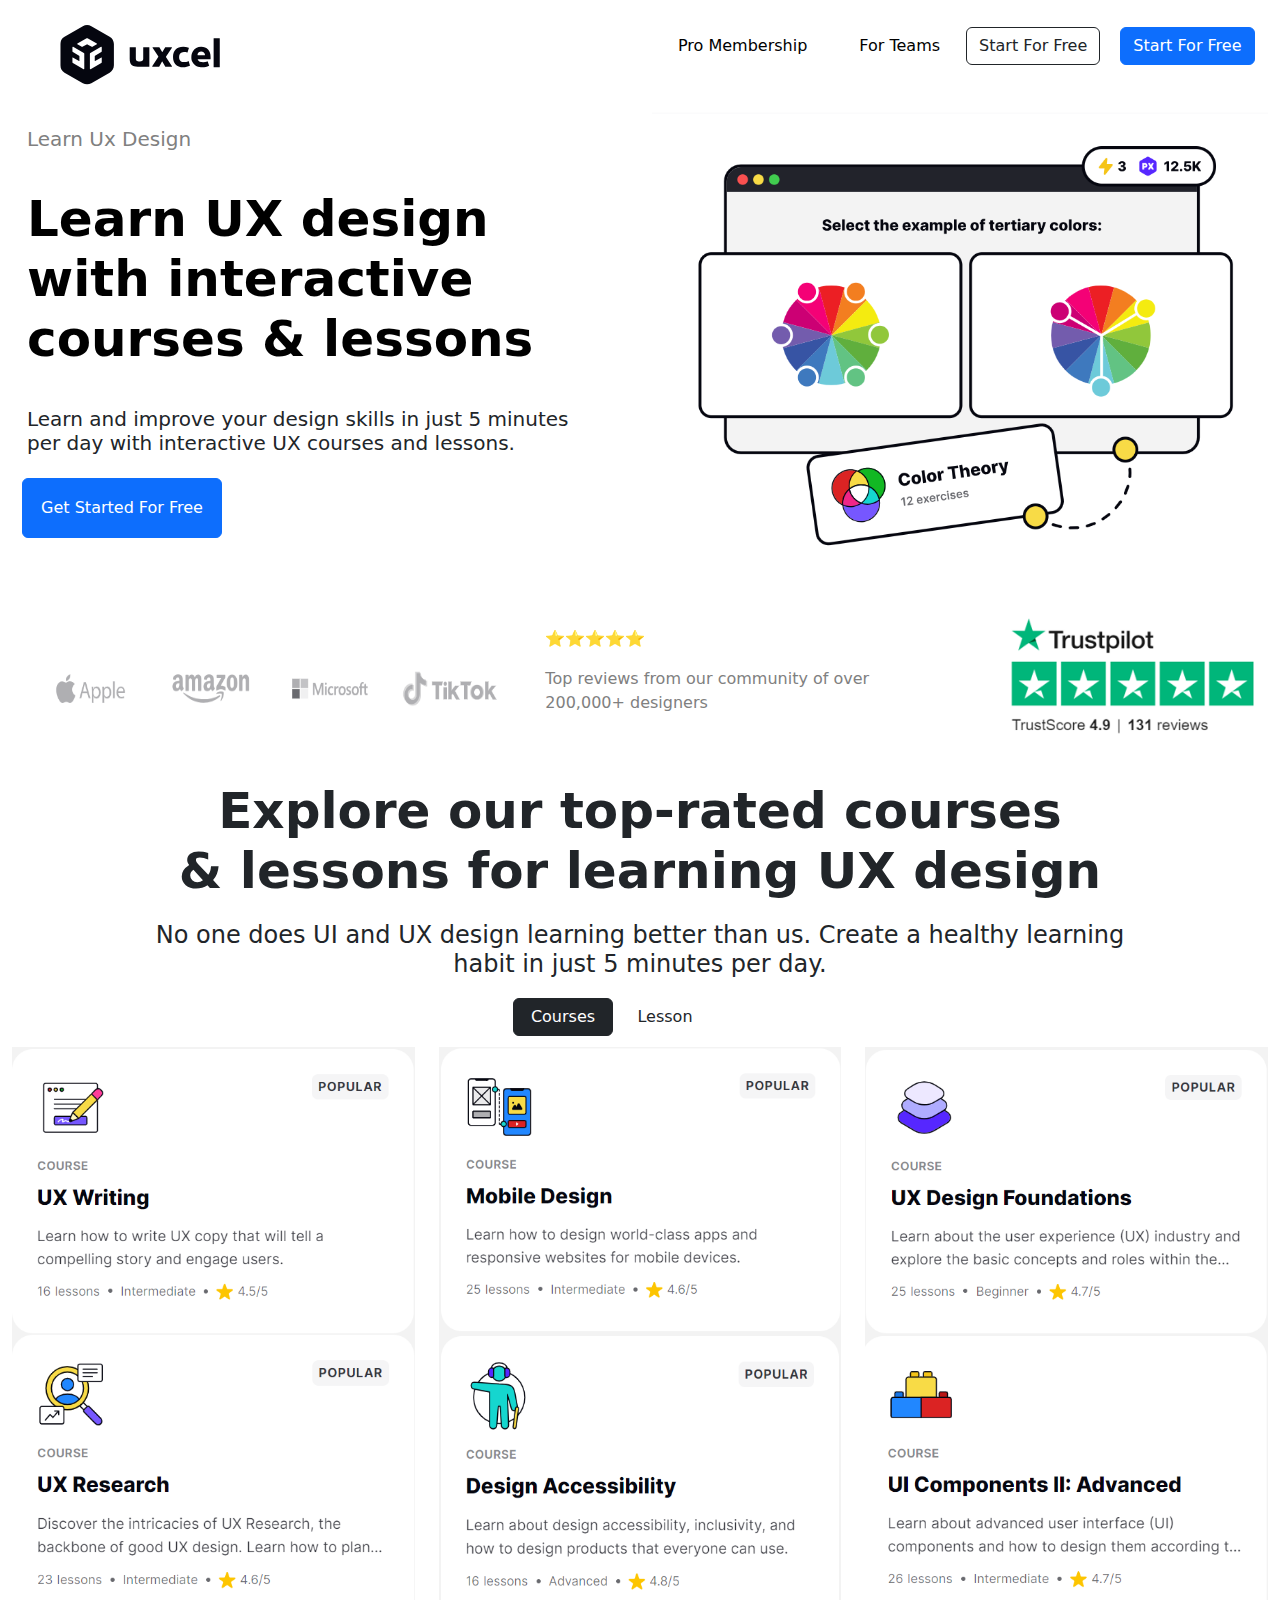
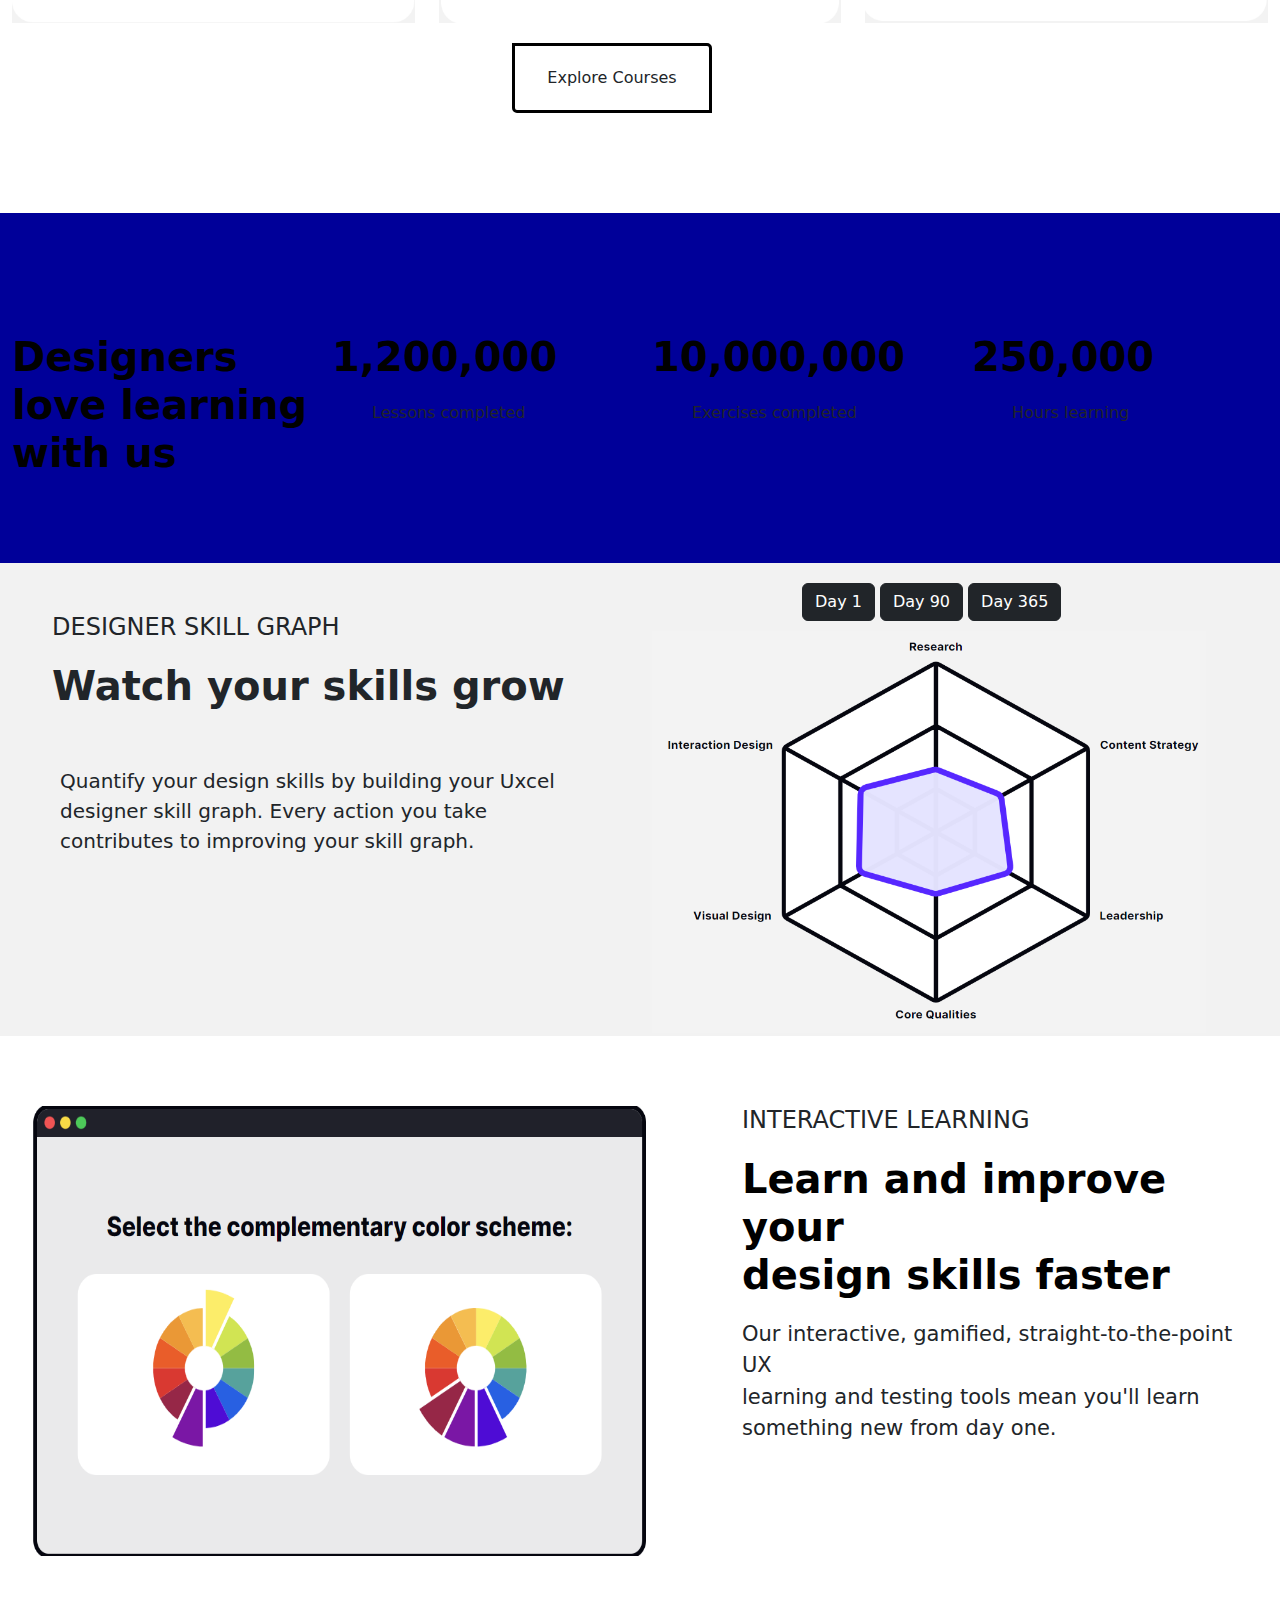
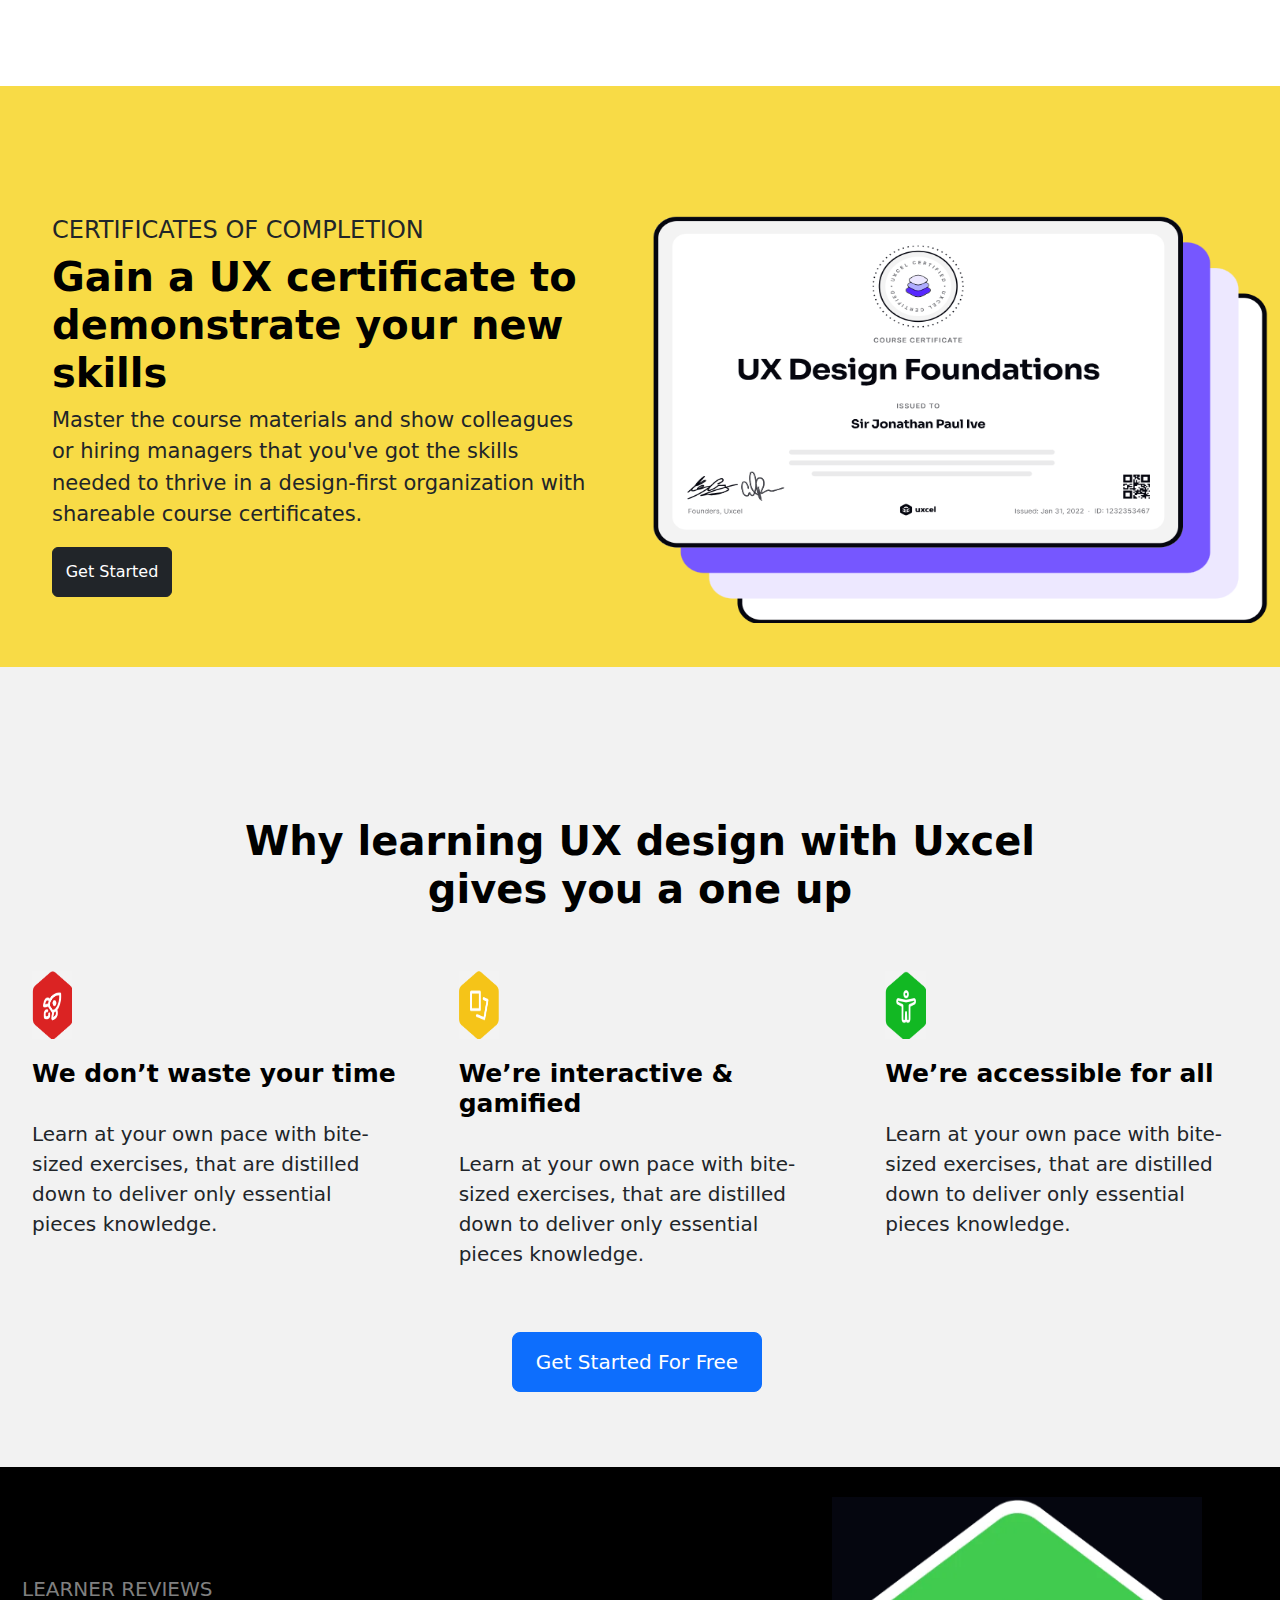
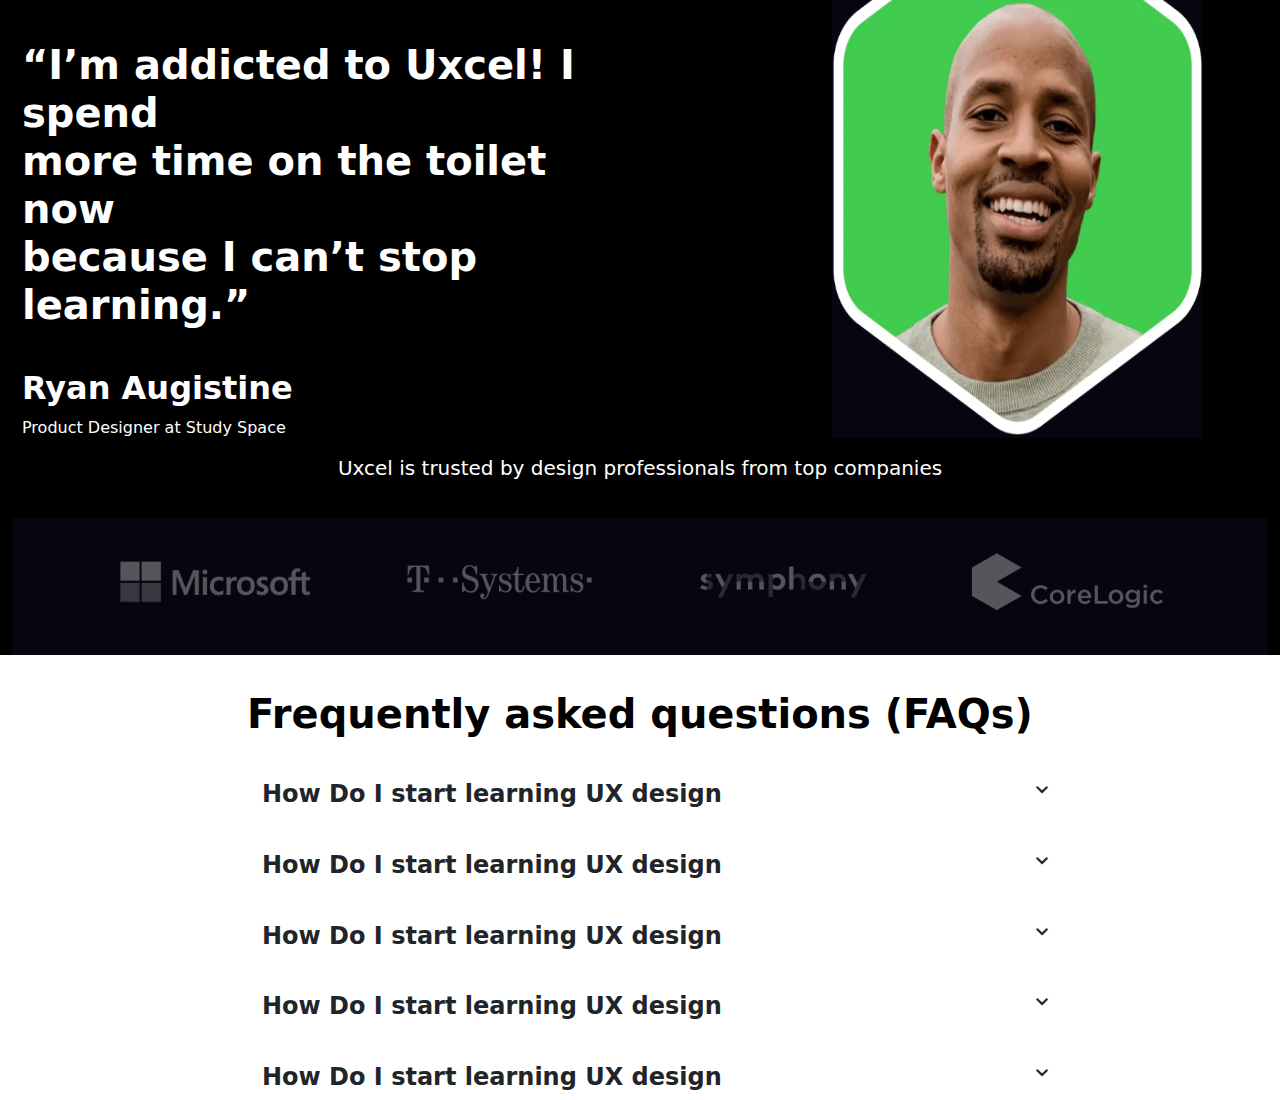
<file: uxcel/index.html>
<!DOCTYPE html>
<html lang="en">
<head>
    <meta charset="UTF-8">
    <meta name="viewport" content="width=device-width, initial-scale=1.0">
    <title>Uxcel</title>
    <link rel="stylesheet" href="css/style.css">
    <link href="https://cdn.jsdelivr.net/npm/bootstrap@5.3.0/dist/css/bootstrap.min.css" rel="stylesheet">
    <script src="https://cdn.jsdelivr.net/npm/bootstrap@5.3.0/dist/js/bootstrap.bundle.min.js"></script>
    <link rel="stylesheet" href="https://fonts.googleapis.com/css2?family=Material+Symbols+Outlined:opsz,wght,FILL,GRAD@20..48,100..700,0..1,-50..200" />
</head>
<body>

    <div id="div-1" class="container-fluid">
        <div class="col-sm-12">
            <div class="row">
                <div class="col-sm-6">

                    <img src="images/2023-07-27 (2).png">

                </div>
                <div class="col-sm-6">

                    <nav class="navbar navbar-expand-sm">
        <ul class="navbar nav">
            <li class="nav-item li-1">
                <a style="color: black;" class="nav-link a-1" href="#">Pro Membership</a>
            </li>
            <li class="nav-item li-1">
                <a style="color: black;" class="nav-link a-1" href="#">For Teams</a>
            </li>
            <button type="button" class="btn btn-outline-dark li-1">Start For Free</button>
            <button type="button" class="btn btn-primary li-1-1">Start For Free</button>
        </ul>
    </nav>
                    
                </div>
            </div>
        </div>
    </div>

    <div id="div-2" class="container-fluid">
        <div class="col-sm-12">
            <div class="row">
                <div class="col-sm-6">
                    <h5 class="padd-1" style="color: grey;">Learn Ux Design</h5>
                    <h1 class="header-1 padd-1">Learn UX design<br> with interactive<br> courses & lessons</h1>

                    <h5 class="padd-1">Learn and improve your design skills in just 5 minutes<br> per day with interactive UX courses and lessons.</h5>
                    <button type="button" class="btn btn-primary padd-1 button-1">Get Started For Free</button>

                </div>
                <div class="col-sm-6">
                    <img src="images/2023-07-27 (3).png" height="100%" width="100%">
                </div>
            </div>

        </div>
    </div>

    <div class="container-fluid">
        <div class="col-sm-12">
            <div class="row">
                <div class="col-sm-5">
                    <img src="images/2023-07-27 (6).png" height="100%" width="100%">

                </div>
                <div id="div-sm-4" class="col-sm-4">
                    <p>⭐⭐⭐⭐⭐</p>
                    <p style="color: grey;">Top reviews from our community of over<br> 200,000+ designers</p>

                </div>
                <div class="col-sm-3">
                 <img src="images/2023-07-27 (8).png" height="100%" width="100%">

                </div>
            </div>
        </div>
    </div>

    <div id="div-4" class="container-fluid">
        <div class="col-sm-12">
            <div class="row">
                <div class="col-sm-12">
                    <h1 class="header-2">Explore our top-rated courses<br> & lessons for learning UX design</h1>

                    <h4 class="header4-1">No one does UI and UX design learning better than us. Create a healthy learning <br>habit in just 5 minutes per day.</h4>

                    <table>
                        <tr>
                            <td><button type="button" class="btn btn-dark butt-2">Courses</button></td>
                            <td><button type="button" class="btn btn-white butt-2">Lesson</button></td>
                        </tr>
                    </table>

                </div>
            </div>
        </div>
    </div>
    <div id="div-5" class="container-fluid">
        <div class="col-sm-12">
            <div class="row">
                <div class="col-sm-4">
                    <a href="#"><img src="images/2023-07-27 (15).png" height="100%" width="100%"></a>
                </div>
                    
                <div class="col-sm-4">
                    <a href="#"><img src="images/2023-07-27 (16).png" height="100%" width="100%"></a>
                    
                </div>
                <div class="col-sm-4">
                    <a href="#"><img src="images/2023-07-27 (17).png" height="100%" width="100%"></a>
                    
                </div>
            </div>
        </div>
    </div>

    <div class="container-fluid">
        <div class="col-sm-12">
            <div class="row">
                <div class="col-sm-4">
                    <a href="#"><img src="images/2023-07-27 (20).png" height="100%" width="100%"></a>

                </div>
                <div class="col-sm-4">
                    <a href="#"><img src="images/2023-07-27 (21).png" height="100%" width="100%"></a>

                </div>
                <div class="col-sm-4">
                    <a href="#"><img src="images/2023-07-27 (22).png" height="100%" width="100%"></a>

                </div>
            </div>
        </div>
    </div>
    <div class="container-fluid">
        <div class="col-sm-12">
            <div class="row">
                <div class="col-sm-12">
                    <button style="border: 3px solid black; border-radius: 0px 5px 0px 5px;" type="button" class= "btn btn-outline-dark butt-3">Explore Courses</button>
                </div>
            </div>
        </div>
    </div>

    <div id="div-6" class="container-fluid">
        <div class="col-sm-12">
            <div class="row">
                <div class="col-sm-3">
                    <h1 class="header-5" style="color: black; font-weight:bolder">Designers <br>love learning <br>with us</h1>

                </div>
                <div class="col-sm-3">
                    <h1 class="header-5" style="color: black; font-weight:bolder">1,200,000</h1>
                    <p class="header-6">Lessons completed</p>
                    
                </div>
                <div class="col-sm-3">
                    <h1 class="header-5" style="color: black; font-weight:bolder">10,000,000</h1>
                    <p class="header-6">Exercises completed</p>
                    
                </div>
                <div class="col-sm-3">
                    <h1 class="header-5" style="color: black; font-weight:bolder">250,000</h1>
                    <p class="header-6">Hours learning</p>
                    
                    
                </div>
            </div>
        </div>
    </div>
    <div id="div-7" class="container-fluid">
        <div class="col-sm-12">
            <div class="row">
                <div class="col-sm-6">
                    <h4 class="header-4-3">DESIGNER SKILL GRAPH
                    </h4>
                    <h1 class="header-6" style="font-weight: bolder;">Watch your skills grow
                    </h1>
                    <p class="p-5" style="font-size: 20px;">Quantify your design skills by building your Uxcel<br> designer skill graph. Every action you take<br> contributes to improving your skill graph.

                    </p>

                </div>
                <div class="col-sm-6">
                    <button type="button" class="btn btn-dark butt-7 b-1">Day 1</button>
                    <button type="button" class="btn btn-dark butt-7 b-2">Day 90</button>
                    <button type="button" class="btn btn-dark butt-7 b-3">Day 365</button><br>
                    <img class="img-1" src="images/2023-07-31 (15).png" height="85%" width="90%">
                    
                </div>
            </div>
        </div>
    </div>
    <div class="container-fluid">
        <div class="col-sm-12">
            <div class="row">
                <div class="col-sm-6">
                    <img class="img-4" src="images/2023-07-31 (2).png" height="100%" width="100%">

                </div>
                <div class="col-sm-6">
                    <h4 class="header-4-4">INTERACTIVE LEARNING
                    </h4>
                    <h1 class="header-7" style="color: black; font-weight:bolder">Learn and improve your<br> design skills faster
                    </h1>
                    <p class="p-6">Our interactive, gamified, straight-to-the-point UX <br>learning and testing tools mean you'll learn <br>something new from day one.

                    </p>

                </div>

            </div>
        </div>
    </div>

    <div id="div-9" class="container-fluid">
        <div class="col-sm-12">
            <div class="row">
                <div class="col-sm-6">
                    <h4 class="header-4-5">CERTIFICATES OF COMPLETION
                    </h4>
                    <h1 class="header-8">Gain a UX certificate to<br> demonstrate your new<br> skills
                    </h1>
                    <p class="p-7">Master the course materials and show colleagues <br>or hiring managers that you've got the skills <br>needed to thrive in a design-first organization with<br> shareable course certificates.

                    </p>
                    <button type="button" class="btn btn-dark butt-8">Get Started</button></td>
                    

                </div>
                <div class="col-sm-6">
                    <img class="img-5" src="images/2023-07-31 (3).png " height="70%" width="100%">

                </div>
            </div>
        </div>
    </div>
    <div id="div-10" class="container-fluid">
        <div class="col-sm-12">
            <div class="row">
                <h1 class="header-9" style="text-align: center; color:black">Why learning UX design with Uxcel<br> gives you a one up
                </h1>
                <div class="col-sm-4">
                    <img class="img-6" src="images/2023-07-31 (5).png" width="10%" height="20%">
                    <h1 class="header-10">We don’t waste your time
                    </h1>
                    <p class="p-8">Learn at your own pace with bite-<br>sized exercises, that are distilled <br>down to deliver only essential <br>pieces knowledge.
                    </p>

                </div>
                <div class="col-sm-4">
                    <img class="img-6" src="images/2023-07-31 (6).png" width="10%" height="20%">
                    <h1  class="header-10">We’re interactive & gamified

                    </h1>
                    <p class="p-8">Learn at your own pace with bite-<br>sized exercises, that are distilled <br>down to deliver only essential <br>pieces knowledge.
                    </p>

                </div>
                <div class="col-sm-4">
                    <img class="img-6" src="images/2023-07-31 (7).png" width="10%" height="20%">
                    <h1  class="header-10">We’re accessible for all

                    </h1>
                    <p class="p-8">Learn at your own pace with bite-<br>sized exercises, that are distilled <br>down to deliver only essential <br>pieces knowledge.
                    </p>

                </div>
            </div>
            <button type="button" class="btn btn-primary butt-9 btn-lg">Get Started For Free</button>
        </div>
    </div>
    <div id="div-11" class="container-fluid">
        <div class="col-sm-12">
            <div class="row">
                <div class="col-sm-6">
                    <h4 class="header-4-6">LEARNER REVIEWS
                    </h4>
                    <h1 class="header-11">“I’m addicted to Uxcel! I spend<br> more time on the toilet now<br> because I can’t stop learning.”
                    </h1>

                    <h2 class="header-2-3">Ryan Augistine</h2>
                    <p class="p-9">Product Designer at Study Space
                    </p>

                </div>
                <div class="col-sm-6">
                    <img class="img-7" src="images/2023-07-31 (9).png" width="60%" height="92%">
                </div>
                <h5 style="text-align: center; color:white">Uxcel is trusted by design professionals from top companies

                </h5>
                <img style="margin-top: 30px;" src="images/2023-07-31 (11).png">
            </div>
        </div>
    </div>

    <div id="div-12" class="container-fluid">
        <div class="col-sm-12">
            <div class="row">
                <div class="col-sm-12">
                    <h1 class="header-12">Frequently asked questions (FAQs)
                    </h1>
                    <div data-bs-target="#demo" data-bs-toggle="collapse">
                        <h4 class="header-4-8">How Do I start learning UX design <span class="material-symbols-outlined span-3">
                            expand_more
                            </span></h4>
                        
                    </div>
                    <div id="demo" class="collapse">
                        <pre>GoDaddy offers more than just a platform to build your website,<br> we offer everything you need to create an effective, memorable online presence. Already have a site? We offer <br>hosting plans that will keep it fast, secure and<br> online. Our professional email helps you build a professional image, while our online marketing tools empower entrepreneurs to get online <br>with an SEO-friendly website. GoDaddy is an all-in-one solution provider to get your idea online<br>, backed with expert, personalized support from GoDaddy Guides.</pre>
                    </div>
                    <div data-bs-target="#demo-1" data-bs-toggle="collapse">
                        <h4 class="header-4-8">How Do I start learning UX design <span class="material-symbols-outlined span-3">
                            expand_more
                            </span></h4>
                        
                    </div>
                    <div id="demo-1" class="collapse">
                        <pre>GoDaddy offers more than just a platform to build your website,<br> we offer everything you need to create an effective, memorable online presence. Already have a site? We offer <br>hosting plans that will keep it fast, secure and<br> online. Our professional email helps you build a professional image, while our online marketing tools empower entrepreneurs to get online <br>with an SEO-friendly website. GoDaddy is an all-in-one solution provider to get your idea online<br>, backed with expert, personalized support from GoDaddy Guides.</pre>
                    </div>
                    <div data-bs-target="#demo-2" data-bs-toggle="collapse">
                        <h4 class="header-4-8">How Do I start learning UX design <span class="material-symbols-outlined span-3">
                            expand_more
                            </span></h4>
                        
                    </div>
                    <div id="demo-2" class="collapse">
                        <pre>GoDaddy offers more than just a platform to build your website,<br> we offer everything you need to create an effective, memorable online presence. Already have a site? We offer <br>hosting plans that will keep it fast, secure and<br> online. Our professional email helps you build a professional image, while our online marketing tools empower entrepreneurs to get online <br>with an SEO-friendly website. GoDaddy is an all-in-one solution provider to get your idea online<br>, backed with expert, personalized support from GoDaddy Guides.</pre>
                    </div>
                    <div data-bs-target="#demo-3" data-bs-toggle="collapse">
                        <h4 class="header-4-8">How Do I start learning UX design <span class="material-symbols-outlined span-3">
                            expand_more
                            </span></h4>
                        
                    </div>
                    <div id="demo-3" class="collapse">
                        <pre>GoDaddy offers more than just a platform to build your website,<br> we offer everything you need to create an effective, memorable online presence. Already have a site? We offer <br>hosting plans that will keep it fast, secure and<br> online. Our professional email helps you build a professional image, while our online marketing tools empower entrepreneurs to get online <br>with an SEO-friendly website. GoDaddy is an all-in-one solution provider to get your idea online<br>, backed with expert, personalized support from GoDaddy Guides.</pre>
                    </div>
                    <div data-bs-target="#demo-4" data-bs-toggle="collapse">
                        <h4 class="header-4-8">How Do I start learning UX design <span class="material-symbols-outlined span-3">
                            expand_more
                            </span></h4>
                        
                    </div>
                    <div id="demo-4" class="collapse">
                        <pre>GoDaddy offers more than just a platform to build your website,<br> we offer everything you need to create an effective, memorable online presence. Already have a site? We offer <br>hosting plans that will keep it fast, secure and<br> online. Our professional email helps you build a professional image, while our online marketing tools empower entrepreneurs to get online <br>with an SEO-friendly website. GoDaddy is an all-in-one solution provider to get your idea online<br>, backed with expert, personalized support from GoDaddy Guides.</pre>
                    </div>
                    
                </div>
            </div>
        </div>
    </div>

    <script src="index.js"></script>
    
</body>
</html>
</file>
<file: uxcel/css/style.css>
.li-1 {
    padding: 10px;
}
.a-1 {
    color: black;
}
.li-1-1 {
    position: relative;
    left: 20px;
}
.header-1 {
    font-size: 50px;
    font-weight: bolder;
    color: black;
}

.padd-1 {
    padding: 15px;
}
.button-1 {
    height: 60px;
    width: 200px;
    margin-left: 10px;
    border-radius: 0px 2px 0px 2px;
}
#div-sm-4 {
    position: relative;
    top: 30px;
}
#div-4 {
    background-color: #fff;
    text-align: center;
}
.header-2 {
    text-align: center;
    font-size: 50px;
    font-weight: bolder;
}
.header4-1 {
    font-weight: 300;
    margin-top: 20px;
}
.butt-2 {
    position: relative;
    left: 500px;
    margin-top: 10px;
    border-radius: 20%;
    width: 100px;
}
#div-5 {
    background-color: #fff;
    margin-top: 10px;
}
.butt-3 {
    position: relative;
    left: 500px;
    margin-top: 20px;
    width: 200px;
    height: 70px;
    border: 1px solid black;
    border-radius: 0px 10px 0px 10px;
}
#div-6 {
    background-color: #000099;
    height: 350px;
    margin-top: 100px;
}
.header-5 {
    margin-top: 120px;
}
.butt-7 {
    position: relative;
    left: 150px;
    margin-top: 20px;
}
.img-1 {
    position: relative;
    top: 10px;
}
#div-7 {
    background-color: #f2f2f2;
}
.header-4-3 {
    margin-top: 50px;
    margin-left: 40px;
}
.header-6 {
    margin-top: 20px;
    margin-left: 40px;
}
.img-4 {
    margin-top: 70px;
    margin-left: 20px;
}
.header-4-4 {
    margin-left: 90px;
    margin-top: 70px;
}
.header-7 {
    margin-left: 90px;
    margin-top: 20px;
}
.p-6 {
    margin-left: 90px;
    margin-top: 20px;
    font-size: 21px;
}
.img-5 {
    
    margin-top: 130px;
}
#div-9 {
    background-color: #f8db46;
    margin-top: 200px;
}
.header-4-5 {
    margin-left: 40px;
    margin-top: 130px;
}
.header-8 {
    margin-left: 40px;
    font-weight: bolder;
    color: black;
    font-size: 40px;
}
.p-7 {
    margin-left: 40px;
    font-size: 21px;
}
.butt-8 {
    margin-left: 40px;
    width: 120px;
    height: 50px;
    background-color: black;
    border-radius: 0px 3px 0px 3px;
}
#div-10 {
    background-color: #f2f2f2;
    height: 800px;
}
.header-9 {
    font-weight: bolder;
    padding-top: 150px;
    
}
.img-6 {
    margin-top: 50px;
    margin-left: 20px;
}
.header-10 {
    font-size: 25px;
    font-weight: bolder;
    margin-top: 20px;
    margin-left: 20px;
    color: black;
}
.p-8 {
    margin-top: 30px;
    margin-left: 20px;
    font-size: 20px;
}
.butt-9 {
    position: relative;
    left: 500px;
    margin-top: 70px;
    border-radius: 0px 3px 0px 3px;
    height: 60px;
    width: 250px;
}
#div-11 {
    background-color: black;
}
.img-7 {
    margin-top: 30px;
    margin-left: 180px;
}
.header-4-6 {
    margin-left: 40px;
    margin-top: 110px;
    color: gray;
    font-size: 20px;
    margin-left: 10px;

}
.header-11 {
    font-size: 40px;
    font-weight: bolder;
    margin-top: 40px;
    color: white;
    margin-left: 10px;
}
.header-2-3 {
    font-weight: bolder;
    margin-top: 40px;
    color: white;
    margin-left: 10px;
}
.p-9 {
    color: white;
    margin-left: 10px;
}
.header-12 {
    margin-top: 35px;
    text-align: center;
    color: black;
    font-weight: bolder;
}
.header-4-8 {
    margin-left: 250px;
    margin-top: 40px;
    font-weight: bolder;
}
.span-3 {
    margin-left: 300px;
}
pre {
    color: black;
}
</file>
